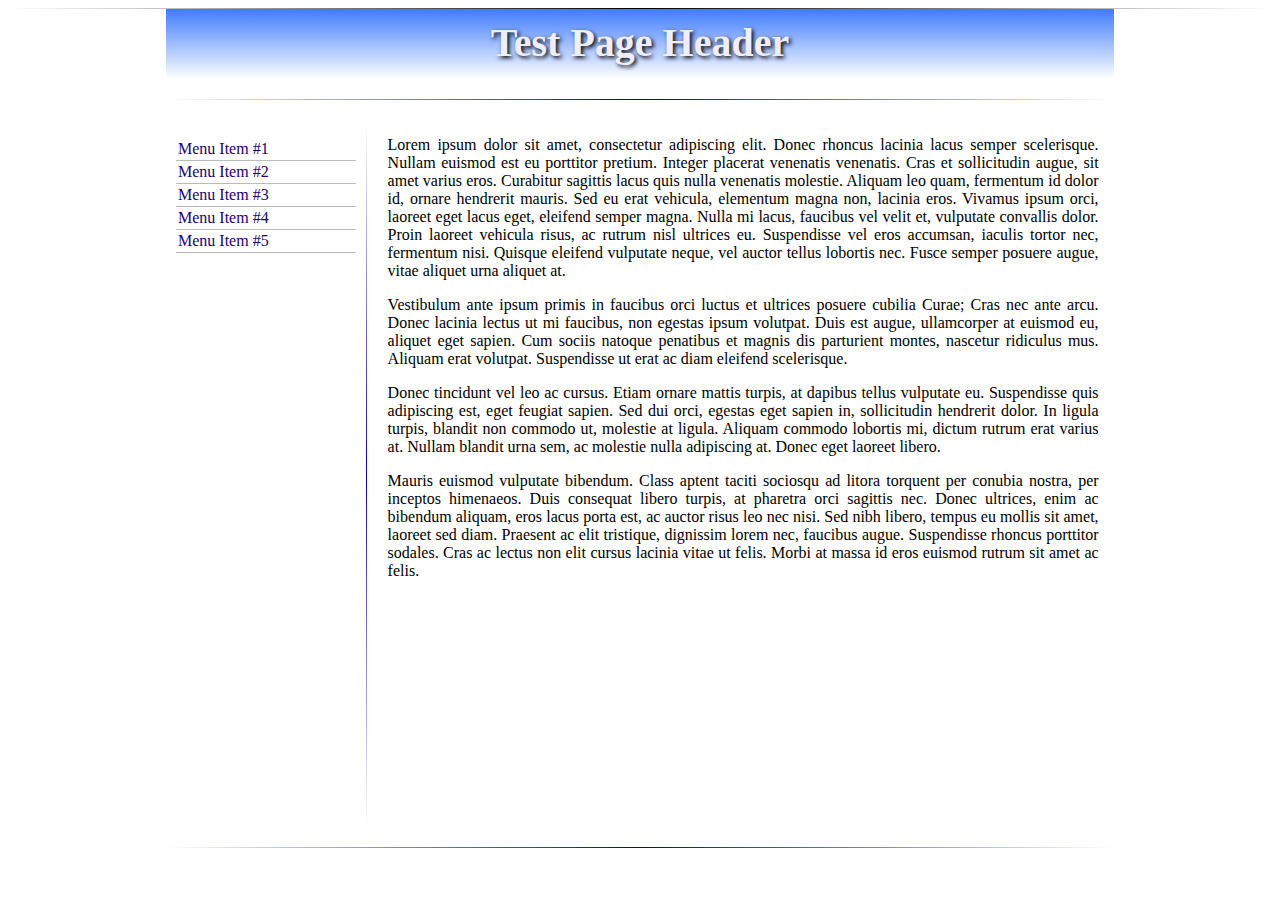
<file: Lab2-CSS.html>
<html>
    <head>    
   	 <link rel="stylesheet" type="text/css" href="layoutStyle.css">
    </head>
    <body>
   	 <div class="top"></div>
   	 <div class="container">
   		 <div class="header"><span class="spantitle">Test Page Header</span></div>
   		 <div class="separation"></div>
   		 <div class="leftdiv">
   			 <ul>
   				 <li>Menu Item #1</li>
   				 <li>Menu Item #2</li>
   				 <li>Menu Item #3</li>
   				 <li>Menu Item #4</li>
   				 <li>Menu Item #5</li>
   			 </ul>
   		 </div>
   		 <hr/>
   		 <div class="bodydiv"><p>
   		  Lorem ipsum dolor sit amet, consectetur adipiscing elit. Donec rhoncus lacinia lacus semper scelerisque. Nullam euismod est eu porttitor pretium. Integer placerat venenatis venenatis. Cras et sollicitudin augue, sit amet varius eros. Curabitur sagittis lacus quis nulla venenatis molestie. Aliquam leo quam, fermentum id dolor id, ornare hendrerit mauris. Sed eu erat vehicula, elementum magna non, lacinia eros. Vivamus ipsum orci, laoreet eget lacus eget, eleifend semper magna. Nulla mi lacus, faucibus vel velit et, vulputate convallis dolor. Proin laoreet vehicula risus, ac rutrum nisl ultrices eu. Suspendisse vel eros accumsan, iaculis tortor nec, fermentum nisi. Quisque eleifend vulputate neque, vel auctor tellus lobortis nec. Fusce semper posuere augue, vitae aliquet urna aliquet at.
   		  </p><p>
   		  Vestibulum ante ipsum primis in faucibus orci luctus et ultrices posuere cubilia Curae; Cras nec ante arcu. Donec lacinia lectus ut mi faucibus, non egestas ipsum volutpat. Duis est augue, ullamcorper at euismod eu, aliquet eget sapien. Cum sociis natoque penatibus et magnis dis parturient montes, nascetur ridiculus mus. Aliquam erat volutpat. Suspendisse ut erat ac diam eleifend scelerisque.
   		 </p><p>
   		  Donec tincidunt vel leo ac cursus. Etiam ornare mattis turpis, at dapibus tellus vulputate eu. Suspendisse quis adipiscing est, eget feugiat sapien. Sed dui orci, egestas eget sapien in, sollicitudin hendrerit dolor. In ligula turpis, blandit non commodo ut, molestie at ligula. Aliquam commodo lobortis mi, dictum rutrum erat varius at. Nullam blandit urna sem, ac molestie nulla adipiscing at. Donec eget laoreet libero.
   		 </p><p>
   		 Mauris euismod vulputate bibendum. Class aptent taciti sociosqu ad litora torquent per conubia nostra, per inceptos himenaeos. Duis consequat libero turpis, at pharetra orci sagittis nec. Donec ultrices, enim ac bibendum aliquam, eros lacus porta est, ac auctor risus leo nec nisi. Sed nibh libero, tempus eu mollis sit amet, laoreet sed diam. Praesent ac elit tristique, dignissim lorem nec, faucibus augue. Suspendisse rhoncus porttitor sodales. Cras ac lectus non elit cursus lacinia vitae ut felis. Morbi at massa id eros euismod rutrum sit amet ac felis.
   		 </p>
   		 </div>
   		 <br style="clear: both"/>
   		 <div class="separation"></div>
   	 </div>
    </body>
</html>
</file>
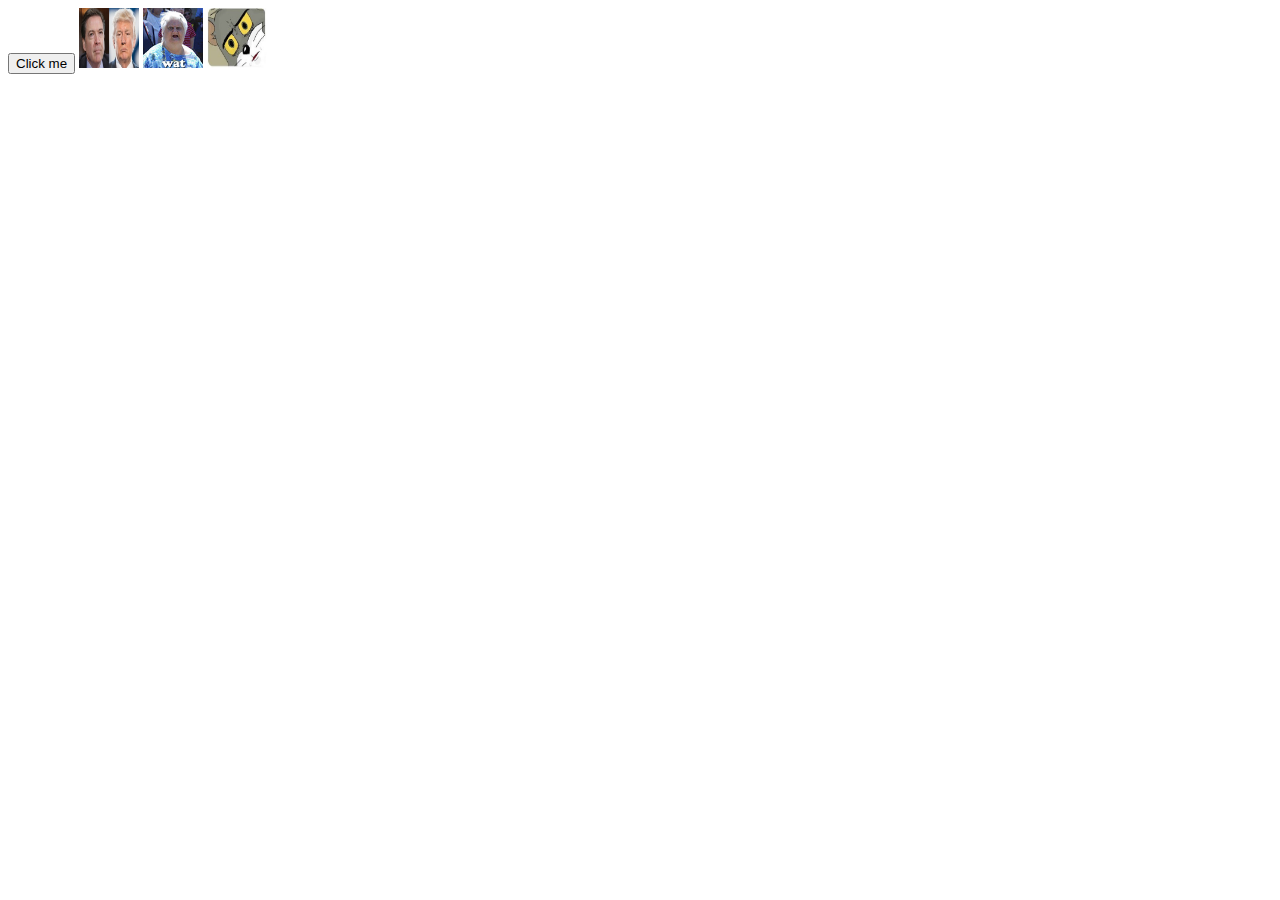
<file: practice.html>
<!DOCTYPE html>
<html>
<head>
        <link rel="stylesheet" type="text/css" href="practice.css">
        <script src="practice.js"></script>
</head>
<button onclick="myFunction()">Click me</button>
<img src="first-right.jpg" width=60 height=60>
<img src="Wat.jpg" width=60 height=60>
<img src="tom.jpg" width=60 height=60>
</body>
</html>
</file>
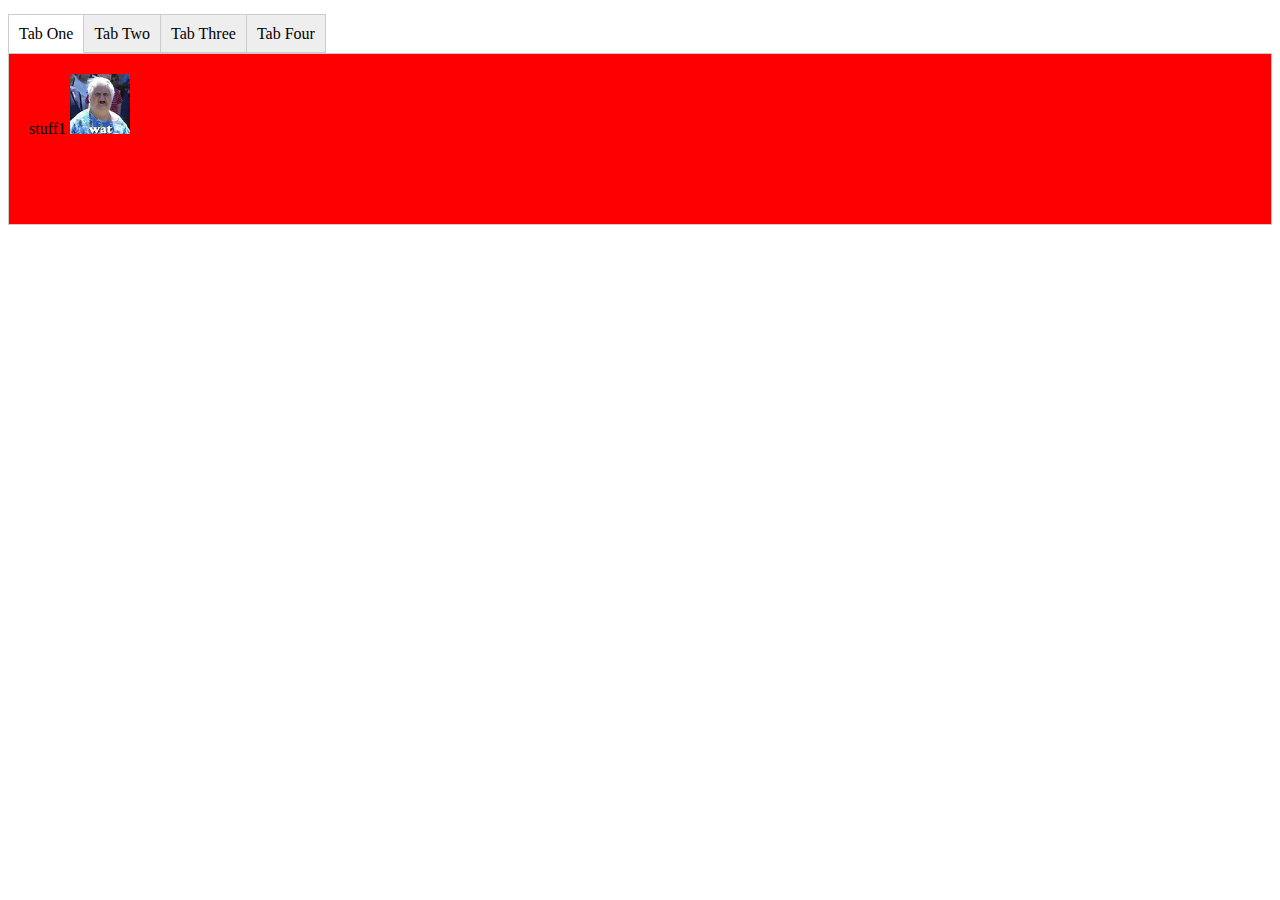
<file: tab-based-2.html>
<!DOCTYPE html>
<html>
    <head>
        <link rel="stylesheet" type="text/css" href="tab-based-2.css">
    </head>
<body>
    <div class="tabs">
    
        <div class="tab">
            <input type="radio" id="tab-1" name="tab-group-1" checked>
            <label for="tab-1">Tab One</label>
            
            <div class="content" style="background-color: red">
                stuff1
                <img src="Wat.jpg" width=60 height=60>
            </div> 
        </div>
         
        <div class="tab">
            <input type="radio" id="tab-2" name="tab-group-1">
            <label for="tab-2">Tab Two</label>
            
            <div class="content" style="background-color: blue">
                stuff2
                <img src="tom.jpg" width=60 height=60>
            </div> 
        </div>
         
         <div class="tab">
            <input type="radio" id="tab-3" name="tab-group-1">
            <label for="tab-3">Tab Three</label>
          
            <div class="content" style="background-color: green">
                stuff3
            </div>
        </div>

        <div class="tab">
                <input type="radio" id="tab-4" name="tab-group-1">
                <label for="tab-4">Tab Four</label>
              
                <div class="content" style="background-color: yellow">
                    stuff4
                </div> 
            </div>
         
     </div>
</body>
</file>
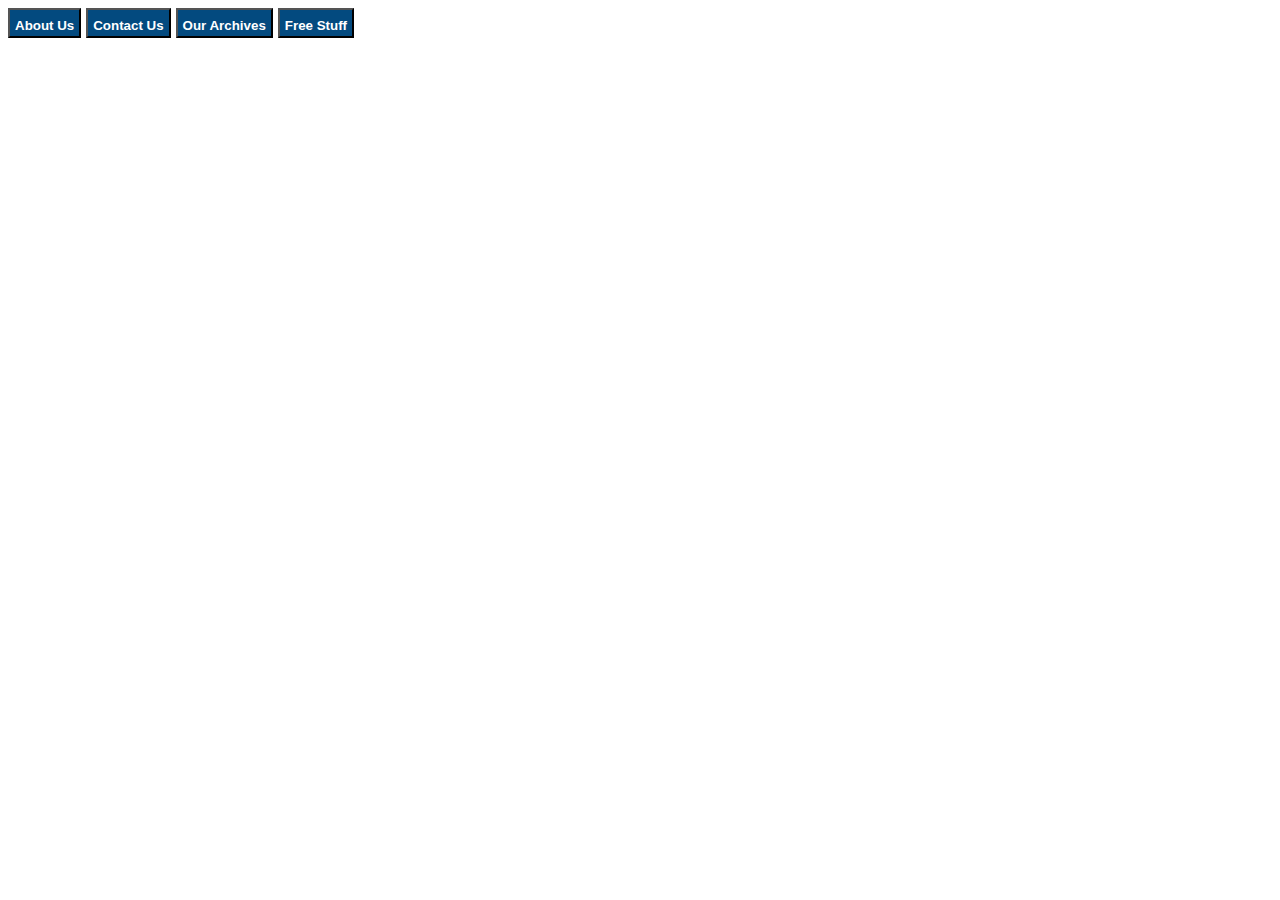
<file: tab-based.html>
<!DOCTYPE html>
<html>
    <head>
        <script src="tab-based.js"></script>
        <script src="https://ajax.googleapis.com/ajax/libs/jquery/3.4.0/jquery.min.js"></script>
        <link rel="stylesheet" type="text/css" href="tab-based.css">
    </head>
    <body>
        <ul id="nav">
	        <li><button onclick="setActive('about')" href="about">About Us</a></li>
	        <li><button onclick="setActive('contact')" href="contact">Contact Us</a></li>
	        <li><button onclick="setActive('archives')" href="archives">Our Archives</a></li>
	        <li><button onclick="setActive('free')" href="free">Free Stuff</a></li>
        </ul>
    </body>
</html>
</file>
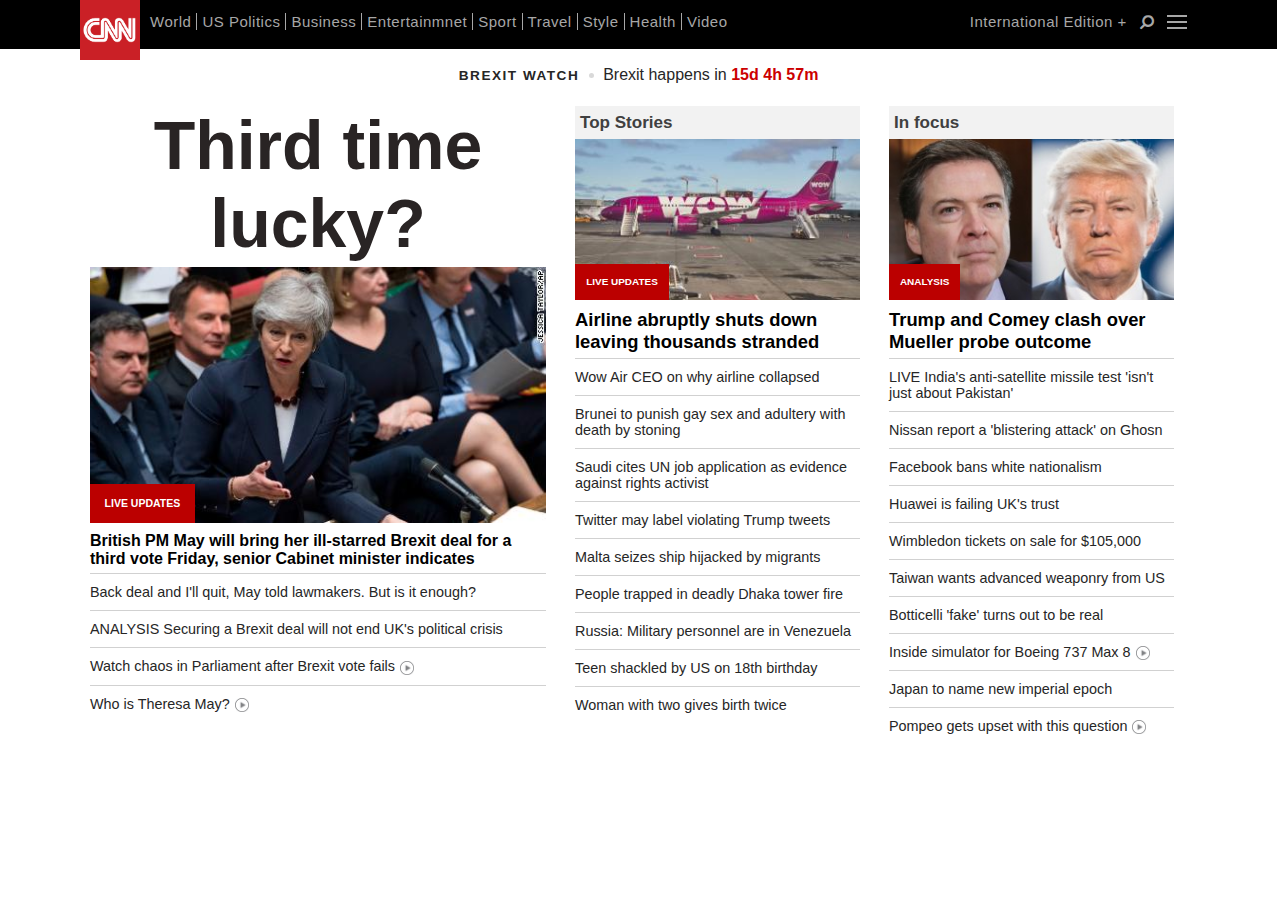
<file: Lab3/Lab3.html>
<!DOCTYPE html>
<html>
    <head>
        <link rel="stylesheet" type="text/css" href="Lab3.css">
        <link rel="stylesheet" href="https://cdnjs.cloudflare.com/ajax/libs/font-awesome/4.7.0/css/font-awesome.min.css">
    </head>
    <body>
        <nav>
            <a href="">World</a>
            <a href="">US Politics</a>
            <a href="">Business</a>
            <a href="">Entertainmnet</a>
            <a href="">Sport</a>
            <a href="">Travel</a>
            <a href="">Style</a>
            <a href="">Health</a>
            <a href="" class="special-borderless">Video</a>
            <div class="container borderless">
                    <div class="bar1"></div>
                    <div class="bar2"></div>
                    <div class="bar3"></div>
            </div>
            <a href="#" class="borderless"><i class="fa fa-search"></i></a>
            <a href="" class="borderless">International Edition <b>+</b></a>
        </nav>
        <div class="cnn-logo">
            <img src="cnn-logo-square.png" width=60 height=60>
        </div>
        <div class="brexit">
        <ul>
            <li><h5><b>BREXIT WATCH</b></h5></li>
            <li><div class="circle"></div></li>
            <li><p class="clock-text">Brexit happens in</p></li>
            <li><p class="clock">15d 4h 57m</p></li>
        </ul>
        </div>
        <div class = "first-all-columns">
        <ul>
            <li class="first-left-column">
                <div>
                    <h1>Third time lucky?</h1>
                    <div class="container1">
                        <img src = "first-left.jpg" width="100%">
                        <div class="text-block1"> 
                                <h4>LIVE UPDATES</h4>
                        </div>
                    </div>    
                    <h3>British PM May will bring her ill-starred Brexit deal for a third vote Friday, senior Cabinet minister indicates</h3>
                    <div class="paragraphs-left">
                        <p>Back deal and I'll quit, May told lawmakers. But is it enough?</p>
                        <p>ANALYSIS Securing a Brexit deal will not end UK's political crisis</p>
                        <p class="special">Watch chaos in Parliament after Brexit vote fails <img class="video-button" src = "video-button.png" height="14px" width="14px"></p>
                        <p class="special">Who is Theresa May? <img class="video-button" src = "video-button.png" height="14px" width="14px"></p>
                    </div>
                </div>
            </li>
            <li class="first-middle-column">
                    <div>
                        <h4>Top Stories</h4>
                        <div class="container2">
                                <img src = "first-middle.jpg" width="100%">
                                <div class="text-block2"> 
                                        <h5>LIVE UPDATES</h5>
                                </div>
                        </div>   
                        <h3>Airline abruptly shuts down leaving thousands stranded</h3>
                        <div class="paragraphs-middle">
                            <p>Wow Air CEO on why airline collapsed</p>
                            <p>Brunei to punish gay sex and adultery with death by stoning</p>
                            <p>Saudi cites UN job application as evidence against rights activist</p>
                            <p>Twitter may label violating Trump tweets</p>
                            <p>Malta seizes ship hijacked by migrants</p>
                            <p>People trapped in deadly Dhaka tower fire</p>
                            <p>Russia: Military personnel are in Venezuela</p>
                            <p>Teen shackled by US on 18th birthday</p>
                            <p>Woman with two gives birth twice</p>
                        </div>
                    </div>
                </li>
            <li class="first-right-column">
                <div>
                    <h4>In focus</h4>
                    <div class="container3">
                            <img src = "first-right.jpg" width="100%">
                            <div class="text-block3"> 
                                    <h5>ANALYSIS</h5>
                            </div>
                    </div>  
                    <h3>Trump and Comey clash over Mueller probe outcome</h3>
                    <div class="paragraphs-right">
                        <p>LIVE India's anti-satellite missile test 'isn't just about Pakistan'</p>
                        <p>Nissan report a 'blistering attack' on Ghosn</p>
                        <p>Facebook bans white nationalism</p>
                        <p>Huawei is failing UK's trust</p>
                        <p>Wimbledon tickets on sale for $105,000</p>
                        <p>Taiwan wants advanced weaponry from US</p>
                        <p>Botticelli 'fake' turns out to be real</p>
                        <p class="special">Inside simulator for Boeing 737 Max 8 <img class="video-button" src = "video-button.png" height="14px" width="14px"></p>
                        <p>Japan to name new imperial epoch</p>
                        <p class="special">Pompeo gets upset with this question <img class="video-button" src = "video-button.png" height="14px" width="14px"></p>
                    </div>
                </div>
            </li>
        </ul>
        </div>
    <!-- <p>Lorem Ipsum is simply dummy text of the printing and typesetting industry. Lorem Ipsum has been the industry's standard dummy text ever since the 1500s, when an unknown printer took a galley of type and scrambled it to make a type specimen book. It has survived not only five centuries, but also the leap into electronic typesetting, remaining essentially unchanged. It was popularised in the 1960s with the release of Letraset sheets containing Lorem Ipsum passages, and more recently with desktop publishing software like Aldus PageMaker including versions of Lorem Ipsum.

        Why do we use it?
        It is a long established fact that a reader will be distracted by the readable content of a page when looking at its layout. The point of using Lorem Ipsum is that it has a more-or-less normal distribution of letters, as opposed to using 'Content here, content here', making it look like readable English. Many desktop publishing packages and web page editors now use Lorem Ipsum as their default model text, and a search for 'lorem ipsum' will uncover many web sites still in their infancy. Various versions have evolved over the years, sometimes by accident, sometimes on purpose (injected humour and the like).
        
        
        Where does it come from?
        Contrary to popular belief, Lorem Ipsum is not simply random text. It has roots in a piece of classical Latin literature from 45 BC, making it over 2000 years old. Richard McClintock, a Latin professor at Hampden-Sydney College in Virginia, looked up one of the more obscure Latin words, consectetur, from a Lorem Ipsum passage, and going through the cites of the word in classical literature, discovered the undoubtable source. Lorem Ipsum comes from sections 1.10.32 and 1.10.33 of "de Finibus Bonorum et Malorum" (The Extremes of Good and Evil) by Cicero, written in 45 BC. This book is a treatise on the theory of ethics, very popular during the Renaissance. The first line of Lorem Ipsum, "Lorem ipsum dolor sit amet..", comes from a line in section 1.10.32.
        
        The standard chunk of Lorem Ipsum used since the 1500s is reproduced below for those interested. Sections 1.10.32 and 1.10.33 from "de Finibus Bonorum et Malorum" by Cicero are also reproduced in their exact original form, accompanied by English versions from the 1914 translation by H. Rackham.
        
        Where can I get some?
        There are many variations of passages of Lorem Ipsum available, but the majority have suffered alteration in some form, by injected humour, or randomised words which don't look even slightly believable. If you are going to use a passage of Lorem Ipsum, you need to be sure there isn't anything embarrassing hidden in the middle of text. All the Lorem Ipsum generators on the Internet tend to repeat predefined chunks as necessary, making this the first true generator on the Internet. It uses a dictionary of over 200 Latin words, combined with a handful of model sentence structures, to generate Lorem Ipsum which looks reasonable. The generated Lorem Ipsum is therefore always free from repetition, injected humour, or non-characteristic words etc.
    </p></body>     -->
</html>
</file>
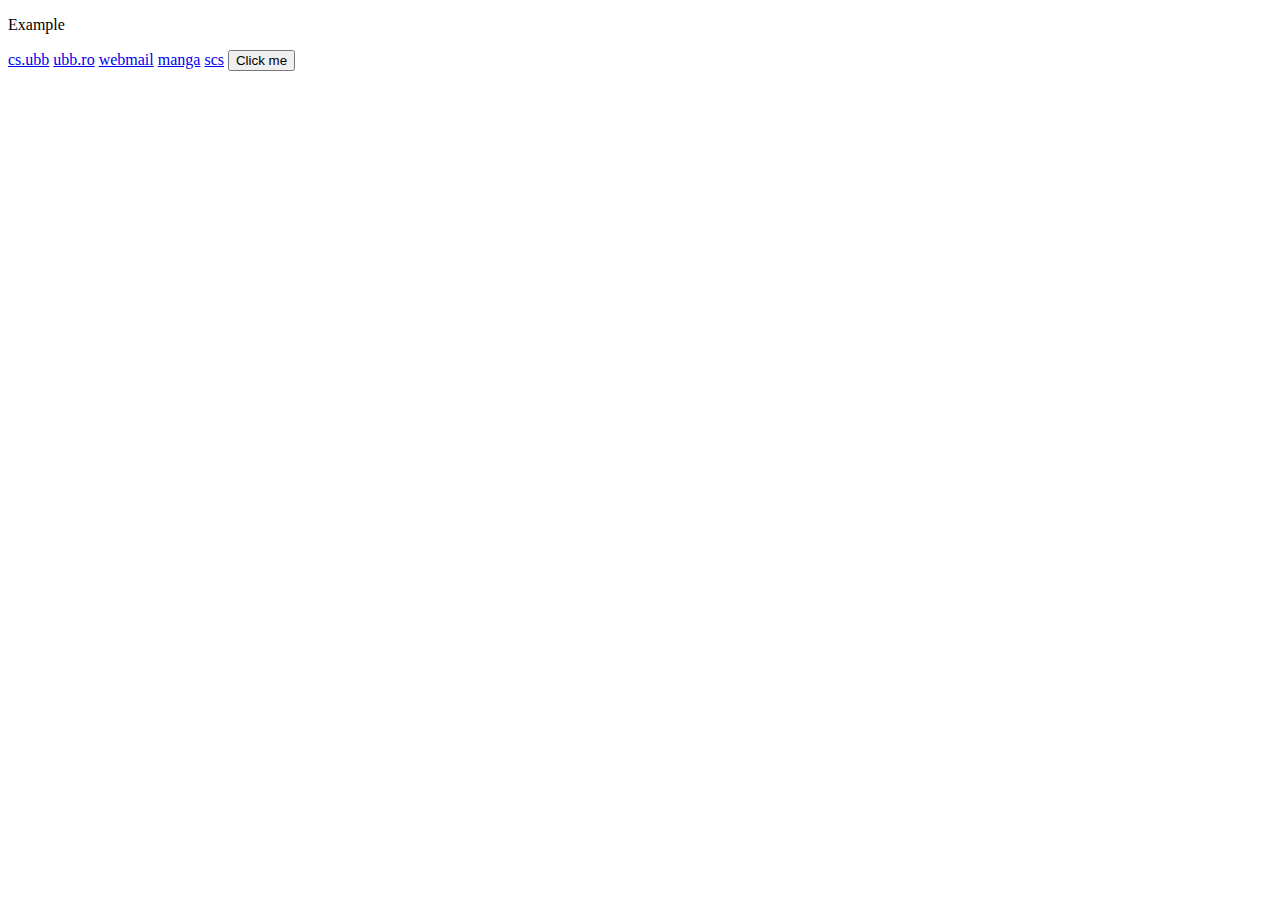
<file: Lab4/lab4.html>
<!DOCTYPE html>
<html>
    <head>
        <script src="action.js"></script>
    </head>
    <body>
        <p>Example</p>
        <a href="http://www.cs.ubbcluj.ro/">cs.ubb</a>
        <a href="https://www.ubbcluj.ro/ro/">ubb.ro</a>
        <a href="http://www.scs.ubbcluj.ro/webmail/">webmail</a>
        <a href="https://mangakakalot.com/">manga</a>
        <a href="http://www.scs.ubbcluj.ro/">scs</a>
        <button onclick="myFunction()">Click me</button>
    </body>
</html>
</file>
<file: layoutStyle.css>
.top {
    width: 100%;
    height: 1px;
    margin-bottom: 0px;
    padding-bottom: 0px;
    /* Safari 5.1+, Chrome 10+ */
    background: -webkit-linear-gradient(left, #ffffff, #000000, #ffffff);
    /* Firefox 3.6+ */
    background: -moz-linear-gradient(left, #ffffff, #000000, #ffffff);

}
.container {
    width: 75%;
    margin-left: auto;
    margin-right: auto;
}
.header {
    width: 100%;
    height: 60;
    /*background-repeat: repeat-x;*/
    /* Safari 5.1, Chrome 10+ */
    background: -webkit-linear-gradient(top, rgba(30,100,255,0.85), rgba(140,175,255,0));
    /* Firefox 3.6+ */
    background: -moz-linear-gradient(top, rgba(30,100,255,0.85), rgba(140,175,255,0));
    text-align: center;
    padding-top: 10px;
}
.separation {
    width: 100%;
    height: 1;
    /*background-color: #000000;*/
    margin-top: 20;
    margin-bottom: 20;
    /* Safari 5.1+, Chrome 10+ */
    background: -webkit-linear-gradient(left, rgba(0,0,0,0), rgba(0,0,200,1), rgba(0,0,0,0));
    /* Firefox 3.6+ */
    background: -moz-linear-gradient(left, rgba(0,0,0,0), rgba(0,0,200,1), rgba(0,0,0,0));
}
.spantitle {
    font-family: serif;
    font-weight: 600;
    font-size: 250%;
    color: #ededfe;
    text-shadow:2px 2px 4px #000000;
}
.leftdiv {
    width: 20%;
    /*height: 80%;*/
    float: left;
    padding-left: 10px;
    margin: 0px;
}
.bodydiv {
    width: 75%;
    /*height: 80%;*/
    padding-left: 20px;
    float: left;   	 
    /*background-color: #ff0033;*/
    margin-left: 1px;
    margin-right: 1px;
    text-align: justify;
}
ul {
    list-style-type: none;
    display: inline;
}
li {
    color: #220077;
    padding: 2px;
    margin-right: 10px;
    border-bottom: #bbbbbb solid 1px;
}
hr {
    border: 0px none;
    height: 80%;
    width: 1px;
    margin: 0px;
    float: left;
    /* Safari 5.1+, Chrome 10+ */
    background-image: -webkit-linear-gradient(top, rgba(0,0,0,0), rgba(0,0,200,1), rgba(0,0,0,0));
                	/* Firefox 3.6+ */
    background-image: -moz-linear-gradient(top, rgba(0,0,0,0), rgba(0,0,200,1), rgba(0,0,0,0));

}
</file>
<file: practice.css>
#rcorners1 {
    border-radius: 25px;
    background-image: linear-gradient(to right, rgba(255,0,0,0.2), rgba(0,255,0,0.8));
    padding: 20px; 
    width: 600px;
    height: 150px;
    text-align: justify;
  }

#polimorf{
    animation-duration: 20s;
    animation-name: morph;
    width: 150px;
    height: 150px;
    background: blue;
}

@keyframes morph {
    0% {
        width: 150px;
        height: 150px;
        background: blue;
    }
    33% {
        background-color: red;
        height: 50px;
        width: 250px;
        border-radius: 50%;
    }
    66% {
        width: 150px;
        height: 150px;
        border-radius: 50%;
        background: yellow;
    }
    100% {
        width: 150px;
        height: 150px;
        background: black;
    }
  }
</file>
<file: tab-based-2.css>
.tabs {
    position: relative;   
    min-height: 200px;
    clear: both;
    margin: 25px 0;
  }
  .tab {
    float: left;
  }
  .tab label {
    background: #eee; 
    padding: 10px; 
    border: 1px solid #ccc; 
    margin-left: -1px; 
    position: relative;
    left: 1px; 
  }
  .tab [type=radio] {
    display: none;   
  }
  .content {
    position: absolute;
    top: 28px;
    left: 0;
    right: 0;
    bottom: 0;
    padding: 20px;
    border: 1px solid #ccc; 
  }
  [type=radio]:checked ~ label {
    background: white;
    border-bottom: 1px solid white;
    z-index: 2;
  }
  [type=radio]:checked ~ label ~ .content {
    z-index: 1;
  }
</file>
<file: tab-based.css>
ul#nav {
    float: left;
	top: 10px;
	right: 0;
	list-style: none;
	margin: 0;
    padding: 0; 
}
    
ul#nav li {
    float: left;
}

ul#nav li button {
	padding: 8px 5px 3px 5px;
	margin-right: 5px;
	background-color: #034a7f;
	color: #fff;
	font-weight: bold;
	text-decoration: none; }
</file>
<file: Lab3/Lab3.css>
/* Add a black background color to the top navigation */
body{
    margin: 0;
}

nav {
    position: fixed;
    width: 81%;
    top: 0;
    background-color: black;
    overflow: hidden;
    padding: 8px 90px 10px 150px;
    z-index: 1;
}

/* Style the links inside the navigation bar */
nav a {
float: left;
color: rgb(167, 167, 167);
text-align: center;
padding-right: 5px;
text-decoration: none;
font-size: 15px;
border-right: 1px solid rgb(167, 167, 167);
margin: 5px 5px 5px 0px;
font-family: Helvetica;
font-weight: lighter;
letter-spacing: 0.5px;
}

nav img {
    float: left;
}

.container {
    display: inline-block;
    cursor: pointer;
    margin-top: 3px;
}

.bar1, .bar2, .bar3 {
width: 20px;
height: 2px;
background-color: rgb(167, 167, 167);
margin: 4px 0;
}


.fa-search {
transform: scaleX(-1);
width: 20px;
height: 20px;

}

.special-borderless {
    border: none;
}

.borderless {
    border: none;
    float: right;
}

.circle {
    width: 5px;
    height: 5px;
    border-radius: 50%;
    margin-bottom: 2.5px;
    background-color: #d9d9d9;
}

.brexit li {
    display: inline-block;
    margin-bottom: 0;
    padding-bottom: 0;
}

.brexit ul {
    margin-bottom: 0;
    padding-bottom: 0;
    border-bottom: 0;
}

.brexit{
    text-align: center;
    margin-top: 50px;
    margin-bottom: 0;
    padding-bottom: 0;
    font-family: Helvetica;
}

.brexit h5{
    font-weight: 700;
    font-size: 0.85em;
    letter-spacing: 1.5px;
    margin-top: 0;
    padding-right: 5px;
    color: #262626;
}

.clock-text{
    padding-left: 5px;
    font-weight: 400;
    color: #262626;
}

.clock{
    font-weight: 700;
    font-size: 1em;
    text-align: left;
    width: 130px;
    color: #cc0000;
}

.cnn-logo{
    left: 80px;
    top: 0;
    Position: fixed;
    z-index: 1;
}

.first-all-columns{
    margin: 0px 50px 10px 50px; 
    margin-top: 0%;
    padding-top: 0;
}

.first-all-columns ul{
    margin-top: 0%;
    padding-top: 0;
}

.first-all-columns li{
    display: inline-block;
    vertical-align: top;
}

.first-left-column, .first-middle-column{
    margin-right: 25px;
}

.first-left-column{
    width: 40%;
    margin-left: 0;
    padding-left: 0;
}

.first-middle-column{
    width: 25%;
}

.first-right-column{
    width: 25%;
}

h1 {
    font-family: Helvetica;
    font-weight: bold;
    font-size: 425%;
    text-align: center;
    padding-bottom: 1px;
    margin-bottom: 4px;
    margin-top: 0;
    padding-top: 0;
    color: rgb(41, 36, 36);
 }

 .video-button{
     margin-top: 2.2px;
     margin-left: 5px;
 }

 .special{
     display: inline-flex;
     margin-top: 0;
 }

.paragraphs-left p{
    border-top: 1px solid rgb(209, 209, 209);
    width: 100%;
    padding-top: 10px;
    padding-bottom: 10px;
    margin-bottom: 0;
    margin-top: 0;
    font-family: Helvetica;
    font-size: 90%;
    font-weight: lighter;
    color: #262626;
}

.first-left-column h3{
    font-family: Helvetica;
    font-weight: bolder;
    font-size: 100%;
    padding-top: 5px;
    padding-bottom: 5px;
    margin-bottom: 0;
    margin-top: 0;
}

.first-middle-column h4{
    font-family: Helvetica;
    font-weight: 700;
    font-size: 1.06667rem;
    line-height: 1.375;
    width: 98.2%;
    padding-top: 5px;
    padding-bottom: 5px;
    padding-left: 5px;
    padding-right: 0;
    margin-bottom: 0;
    margin-top: 0;
    color: #404040;
    background-color: #f2f2f2;
}

.first-middle-column h3{
    font-family: Helvetica;
    font-weight: 700;
    font-size: 115%;
    line-height: 1.2;
    padding-top: 5px;
    padding-bottom: 5px;
    margin-bottom: 0;
    margin-top: 0;
    width: 90%;
}

.paragraphs-middle p{
    border-top: 1px solid rgb(209, 209, 209);
    width: 100%;
    padding-top: 10px;
    padding-bottom: 10px;
    margin-bottom: 0;
    margin-top: 0;
    font-family: Helvetica;
    font-size: 90%;
    font-weight: lighter;
    color: #262626;
}

.first-right-column h4{
    font-family: Helvetica;
    font-weight: 700;
    font-size: 1.06667rem;
    line-height: 1.375;
    width: 98.2%;
    padding-top: 5px;
    padding-bottom: 5px;
    padding-left: 5px;
    padding-right: 0;
    margin-bottom: 0;
    margin-top: 0;
    color: #404040;
    background-color: #f2f2f2;
}

.first-right-column h3{
    font-family: Helvetica;
    font-weight: 700;
    font-size: 115%;
    line-height: 1.2;
    padding-top: 5px;
    padding-bottom: 5px;
    margin-bottom: 0;
    margin-top: 0;
    width: 95%;
}

.paragraphs-right p{
    border-top: 1px solid rgb(209, 209, 209);
    width: 100%;
    padding-top: 10px;
    padding-bottom: 10px;
    margin-bottom: 0;
    margin-top: 0;
    font-family: Helvetica;
    font-size: 90%;
    font-weight: lighter;
    color: #262626;
}

.container1 {
    position: relative;
  }

.text-block1 {
    position: absolute;
    padding-left: 2%;
    padding-right: 2%;
    bottom: 4px;
    left: 0;
    background-color: rgb(187, 0, 0);
    color: white;
    font-family: Helvetica;
    font-size: 10.5px;
    text-align: center;
    width: 19%;
  }

.container2 {
    position: relative;
}

.text-block2 {
    position: absolute;
    padding: 0;
    bottom: 4px;
    margin: 0;
    left: 0;
    background-color: rgb(187, 0, 0);
    color: white;
    font-family: Helvetica;
    font-size: 12px;
    font-weight: bolder;
    text-align: center;
    width: 33%;
    min-width: 33%;
    height: 22%;
    line-height: 0.4;
  }

  .container3 {
    position: relative;
}

.text-block3 {
    position: absolute;
    padding: 0;
    bottom: 4px;
    margin: 0;
    left: 0;
    background-color: rgb(187, 0, 0);
    color: white;
    font-family: Helvetica;
    font-size: 12px;
    font-weight: bolder;
    text-align: center;
    width: 25%;
    height: 22%;
    line-height: 0.4;
  }
</file>
